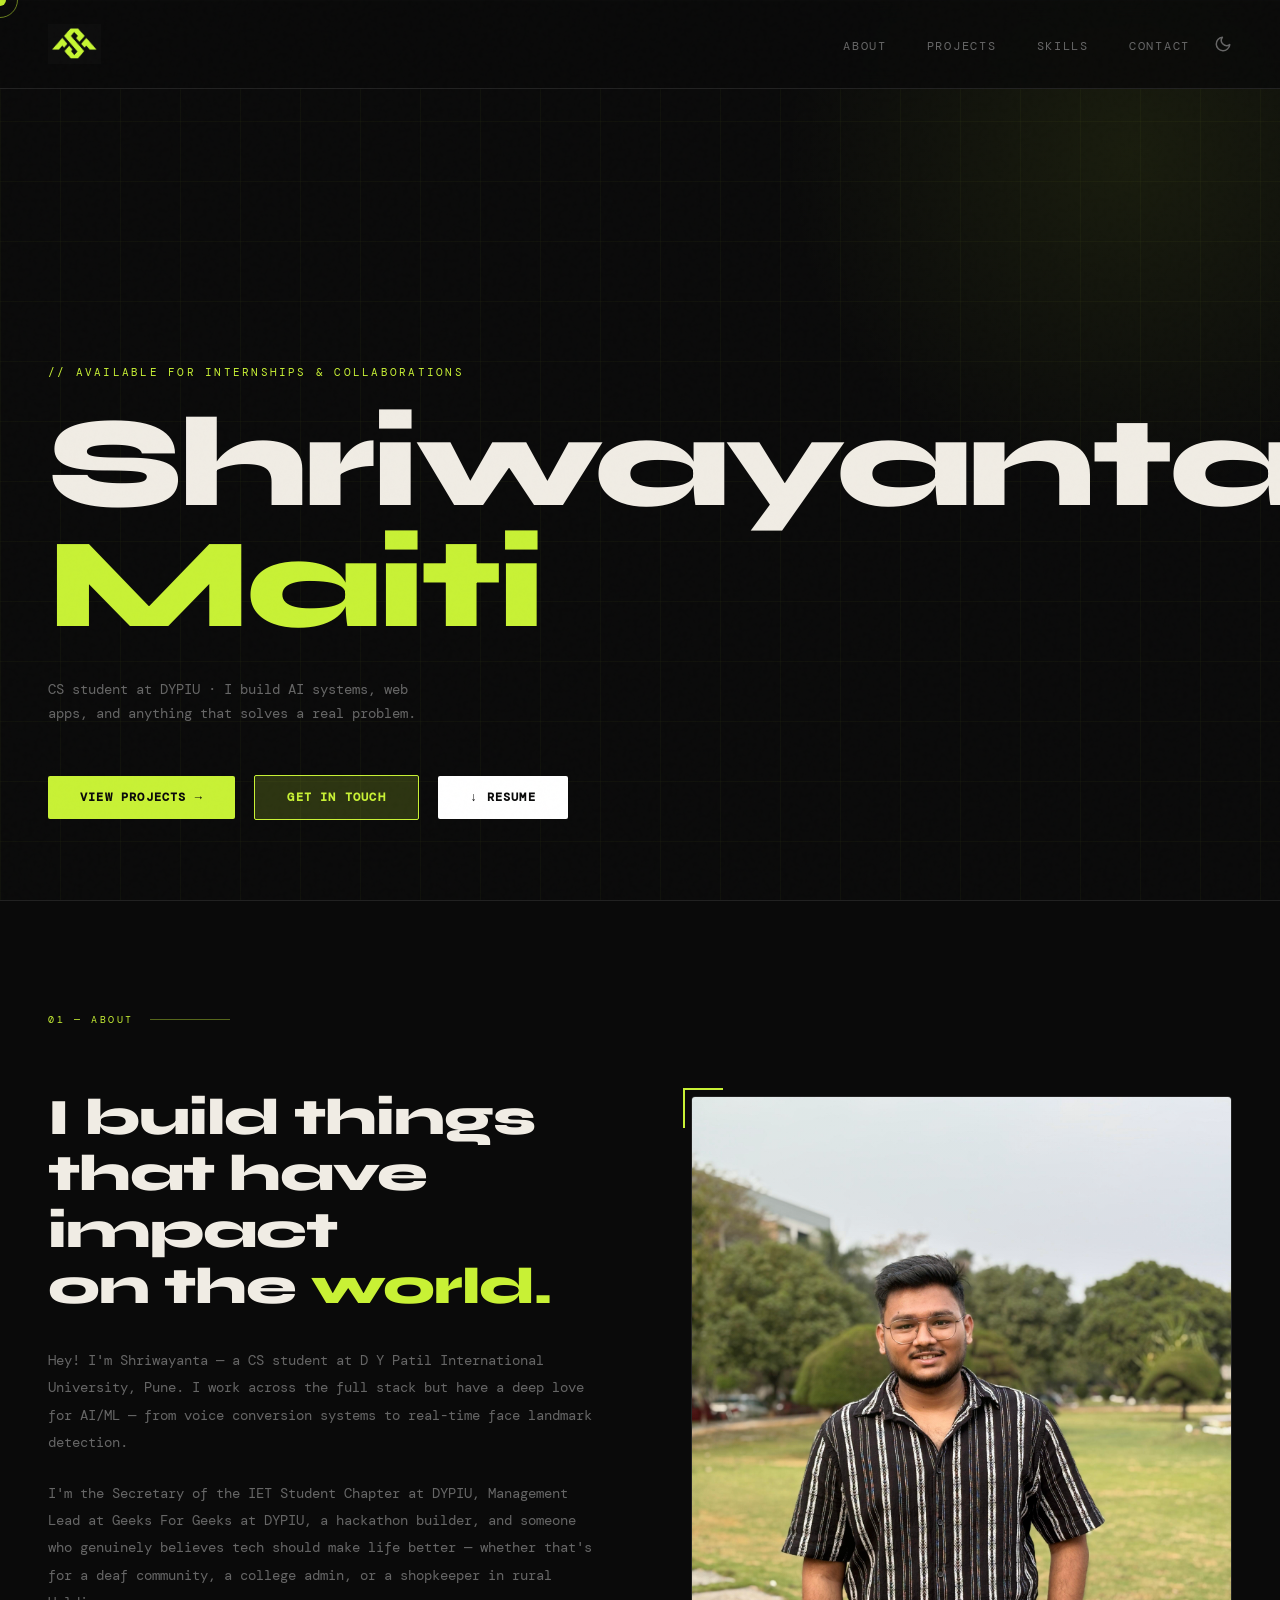
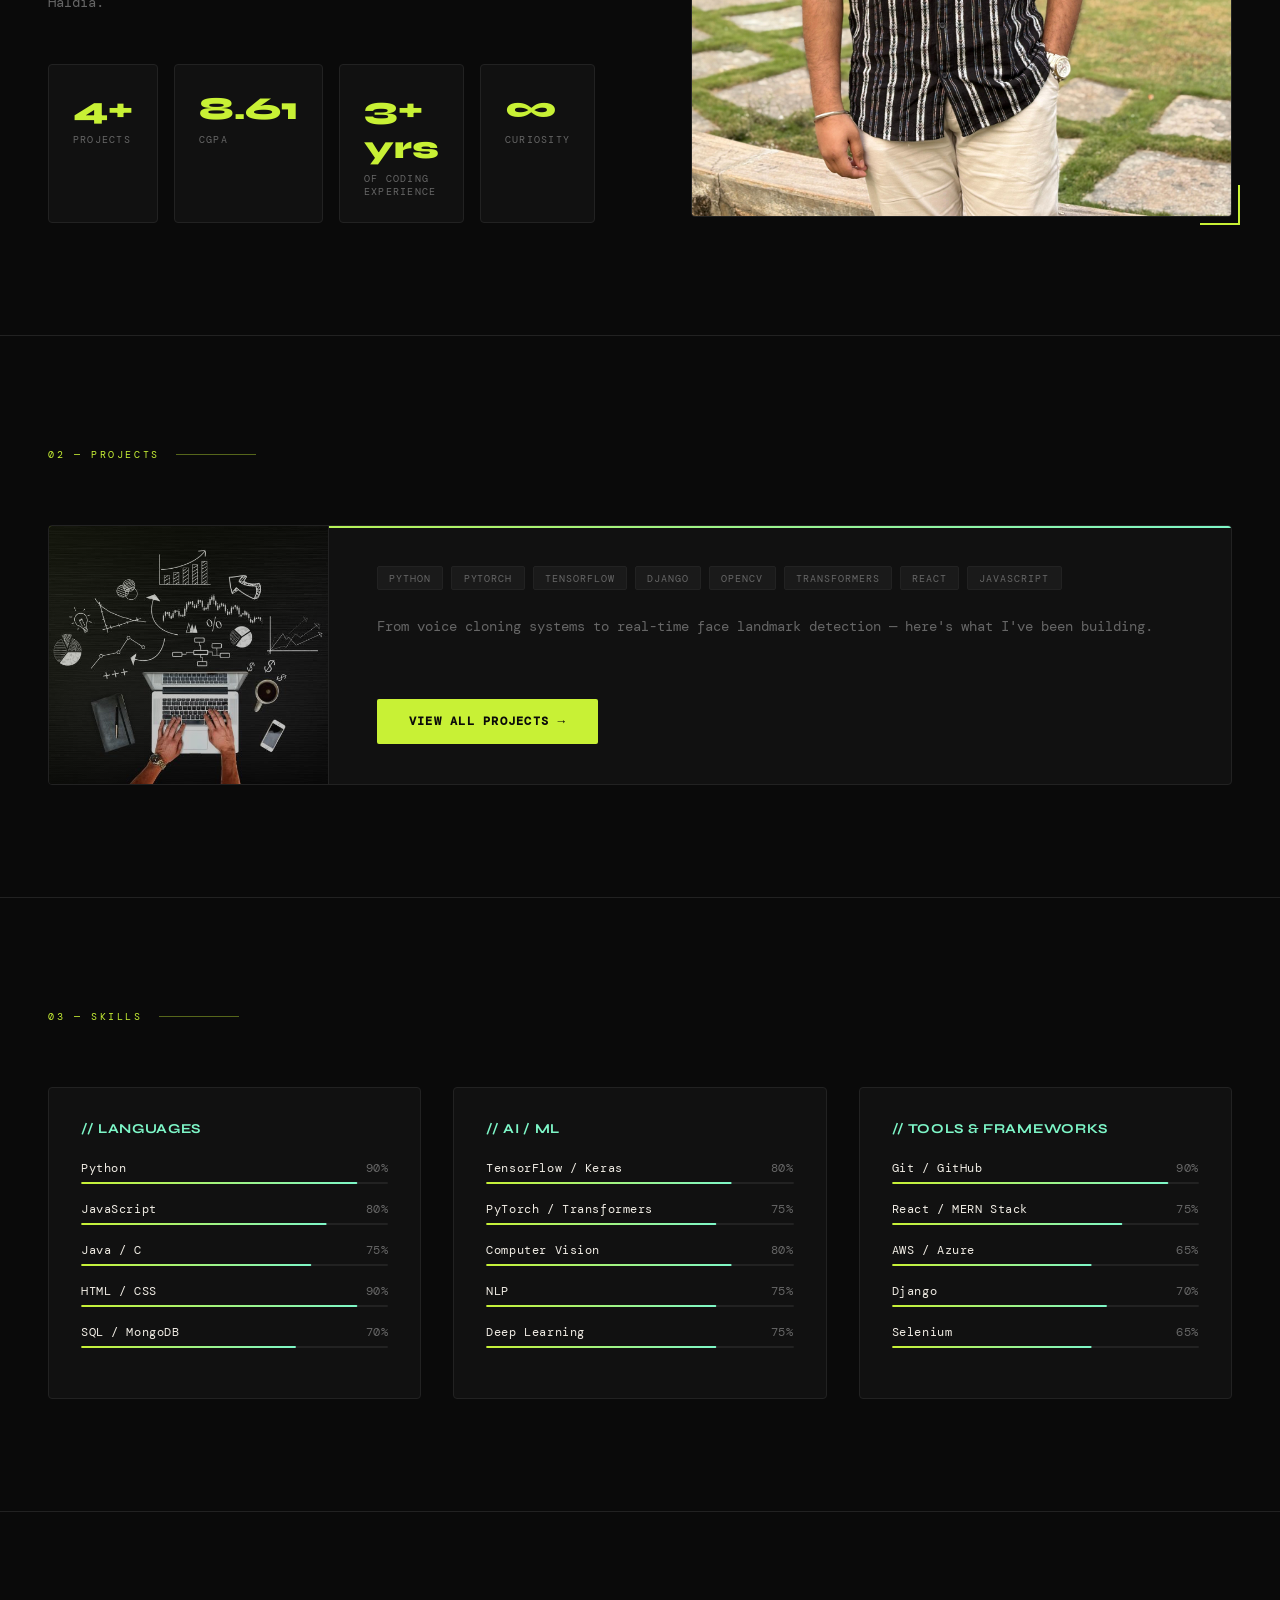
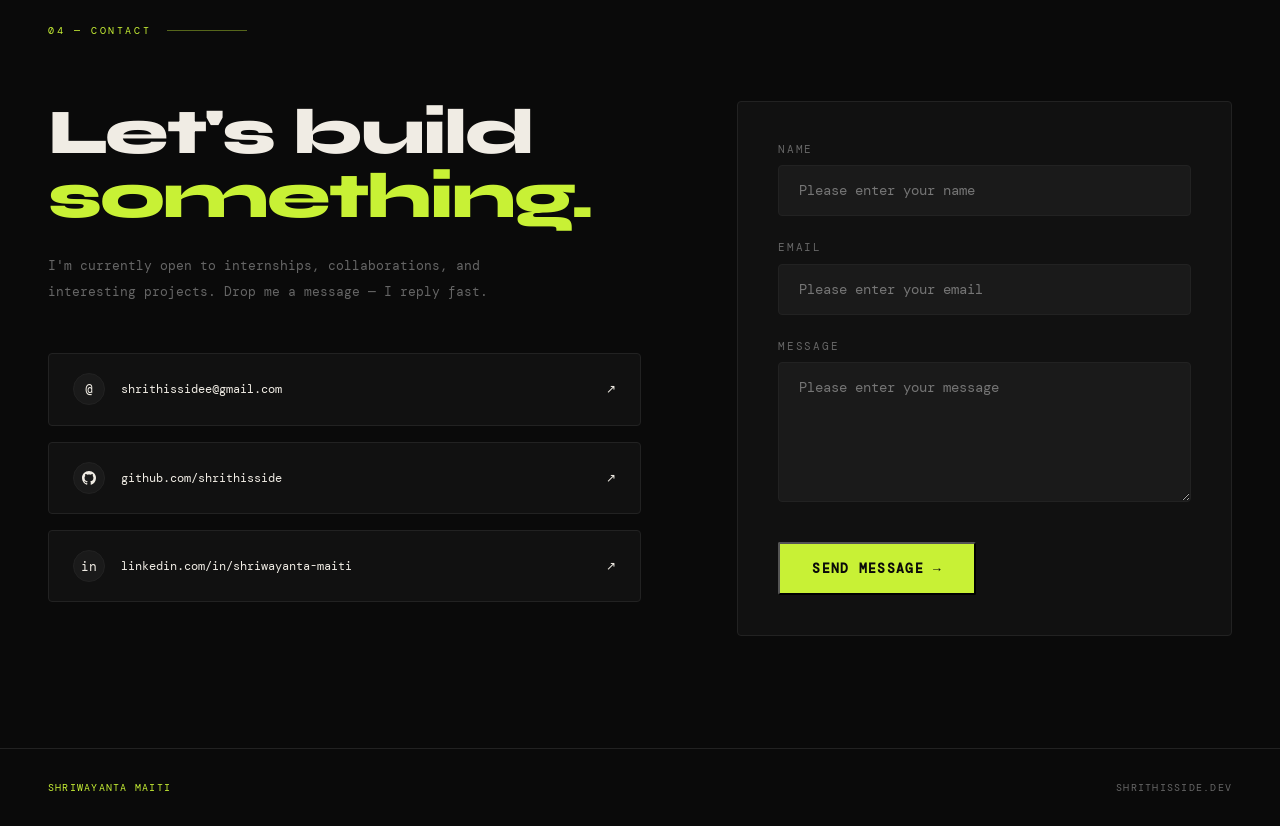
<file: index.html>
<!DOCTYPE html>
<html lang="en">
<head>
  <!-- Google tag (gtag.js) -->
  <script async src="https://www.googletagmanager.com/gtag/js?id=G-N91NMQWPED"></script>
  <script>
    window.dataLayer = window.dataLayer || [];
    function gtag(){dataLayer.push(arguments);}
    gtag('js', new Date());

    gtag('config', 'G-N91NMQWPED');
  </script>
  <meta charset="UTF-8" />
  <meta name="viewport" content="width=device-width, initial-scale=1.0" />
  
  <!-- Favicon -->
  <link rel="icon" type="image/png" href="logo.png?v=2" />
  <link rel="apple-touch-icon" href="logo.png?v=2" />

  <!-- Primary SEO -->
  <title>Shriwayanta Maiti — CS Student & Developer</title>
  <meta name="description" content="Shriwayanta Maiti is a Computer Science student at DYPIU building AI systems, web apps, and real-world solutions. Explore my projects, skills, and get in touch." />
  <meta name="keywords" content="Shriwayanta Maiti, developer, CS student, AI, ML, web developer, software engineer, portfolio, DYPIU, voice conversion, sign language" />
  <meta name="author" content="Shriwayanta Maiti" />
  <meta name="robots" content="index, follow" />
  <link rel="canonical" href="https://shrithisside.dev" />

  <!-- Open Graph -->
  <meta property="og:title" content="Shriwayanta Maiti — CS Student & Developer" />
  <meta property="og:description" content="CS Student at DYPIU. Building AI systems, web apps, and anything that solves a real problem." />
  <meta property="og:url" content="https://shrithisside.dev" />
  <meta property="og:type" content="website" />

  <!-- Structured Data -->
  <script type="application/ld+json">
  {
    "@context": "https://schema.org",
    "@type": "Person",
    "name": "Shriwayanta Maiti",
    "url": "https://shrithisside.dev",
    "jobTitle": "Computer Science Student & Developer",
    "email": "shrithissidee@gmail.com",
    "telephone": "+918910944852",
    "alumniOf": "D Y Patil International University, Pune",
    "sameAs": [
      "https://github.com/shrithisside",
      "https://linkedin.com/in/shriwayanta-maiti"
    ]
  }
  </script>

  <!-- Fonts -->
  <link href="https://fonts.googleapis.com/css2?family=Syne:wght@400;600;700;800&family=DM+Mono:ital,wght@0,300;0,400;1,300&display=swap" rel="stylesheet" />

  <!-- Projects teaser styles -->
  <style>
    .projects-teaser {
      border: 1px solid var(--border);
      border-radius: 4px;
      background: var(--bg2);
      position: relative;
      overflow: hidden;
      display: grid;
      grid-template-columns: 280px 1fr;
      min-height: 260px;
    }
    .projects-teaser::before {
      content: '';
      position: absolute;
      top: 0; left: 0; right: 0;
      height: 2px;
      background: linear-gradient(90deg, var(--accent), var(--accent2));
    }
    /* Left panel — big number */
    .projects-teaser-left {
      border-right: 1px solid var(--border);
      display: flex;
      align-items: center;
      justify-content: center;
      position: relative;
      overflow: hidden;
      background: var(--bg3);
    }
    .projects-teaser-left::after {
      content: '';
      position: absolute;
      inset: 0;
      background: linear-gradient(135deg, rgba(200,241,53,0.05), transparent 70%);
    }
    .projects-github-logo {
      width: clamp(80px, 12vw, 130px);
      height: clamp(80px, 12vw, 130px);
      color: var(--accent);
      opacity: 0.25;
      z-index: 1;
    }
    /* Right panel — content */
    .projects-teaser-right {
      padding: 2.5rem 3rem;
      display: flex;
      flex-direction: column;
      justify-content: space-between;
      gap: 1.5rem;
    }
    .projects-tag-cloud {
      display: flex;
      flex-wrap: wrap;
      gap: 0.5rem;
    }
    .projects-teaser-text {
      font-size: 0.85rem;
      color: var(--muted);
      line-height: 1.9;
      font-family: 'DM Mono', monospace;
      flex: 1;
    }
    .projects-btn {
      align-self: flex-start;
      font-size: 0.78rem;
      padding: 0.9rem 2rem;
    }
    @media (max-width: 640px) {
      .projects-teaser { grid-template-columns: 1fr; }
      .projects-teaser-left { min-height: 120px; border-right: none; border-bottom: 1px solid var(--border); }
      .projects-teaser-right { padding: 2rem; }
    }
  </style>

  <!-- Stylesheet -->
  <link rel="stylesheet" href="style.css" />

  <!-- Theme Script (to avoid FOUC) -->
  <script>
    const savedTheme = localStorage.getItem('theme');
    if (savedTheme) {
      document.documentElement.setAttribute('data-theme', savedTheme);
    }
  </script>
</head>
<body>

  <div class="cursor" id="cursor"></div>
  <div class="cursor-ring" id="cursorRing"></div>

  <!-- NAV -->
  <nav>
    <a href="#home" class="nav-logo" style="text-decoration:none;"><img src="logo.png?v=2" alt="SM Logo" style="height:40px; width:auto; display:block; object-fit:contain; flex-shrink:0;"></a>
    <div class="nav-controls">
      <ul class="nav-links">
        <li><a href="#about">About</a></li>
        <li><a href="#projects">Projects</a></li>
        <li><a href="#skills">Skills</a></li>
        <li><a href="#contact">Contact</a></li>
      </ul>
      <button id="themeToggle" class="theme-toggle" aria-label="Toggle Theme">
        <svg class="sun-icon" viewBox="0 0 24 24" fill="none" stroke="currentColor" stroke-width="2" stroke-linecap="round" stroke-linejoin="round"><circle cx="12" cy="12" r="5"></circle><line x1="12" y1="1" x2="12" y2="3"></line><line x1="12" y1="21" x2="12" y2="23"></line><line x1="4.22" y1="4.22" x2="5.64" y2="5.64"></line><line x1="18.36" y1="18.36" x2="19.78" y2="19.78"></line><line x1="1" y1="12" x2="3" y2="12"></line><line x1="21" y1="12" x2="23" y2="12"></line><line x1="4.22" y1="19.78" x2="5.64" y2="18.36"></line><line x1="18.36" y1="5.64" x2="19.78" y2="4.22"></line></svg>
        <svg class="moon-icon" viewBox="0 0 24 24" fill="none" stroke="currentColor" stroke-width="2" stroke-linecap="round" stroke-linejoin="round"><path d="M21 12.79A9 9 0 1 1 11.21 3 7 7 0 0 0 21 12.79z"></path></svg>
      </button>
      <button class="hamburger" id="hamburger" aria-label="Open menu">
        <span></span><span></span><span></span>
      </button>
    </div>
  </nav>

  <!-- Mobile Nav Drawer -->
  <div class="mobile-nav" id="mobileNav">
    <ul>
      <li><a href="#about">About</a></li>
      <li><a href="#projects">Projects</a></li>
      <li><a href="#skills">Skills</a></li>
      <li><a href="#contact">Contact</a></li>
    </ul>
  </div>

  <!-- HERO -->
  <section class="hero" id="home">
    <div class="hero-grid"></div>
    <div class="hero-blob"></div>
    <p class="hero-tag">// available for internships & collaborations</p>
    <h1 class="hero-name">Shriwayanta<br /><span>Maiti</span></h1>
    <p class="hero-sub">CS student at DYPIU · I build AI systems, web apps, and anything that solves a real problem.</p>
    <div class="hero-cta">
      <a href="#projects" class="btn btn-primary">View Projects →</a>
      <a href="#contact" class="btn btn-primary" style="background: rgba(200,241,53,0.18); color: var(--accent); border: 1px solid var(--accent);">Get in Touch</a>
      <a href="Shriwayanta_Maiti_resume.pdf" download="Shriwayanta_Maiti_resume.pdf" class="btn btn-primary" style="background: #ffffff; color: #0a0a0a;">↓ Resume</a>
    </div>
    <div class="hero-scroll">
    </div>
  </section>

  <!-- ABOUT -->
  <section id="about">
    <p class="section-label reveal">01 — About</p>
    <div class="about-grid">
      <div>
        <h2 class="about-heading reveal">I build things<br />that have impact<br />on the <em>world.</em></h2>
        <p class="about-text reveal">Hey! I'm Shriwayanta — a CS student at D Y Patil International University, Pune. I work across the full stack but have a deep love for AI/ML — from voice conversion systems to real-time face landmark detection.</p>
        <p class="about-text reveal">I'm the Secretary of the IET Student Chapter at DYPIU, Management Lead at Geeks For Geeks at DYPIU, a hackathon builder, and someone who genuinely believes tech should make life better — whether that's for a deaf community, a college admin, or a shopkeeper in rural Haldia.</p>
        <div class="about-stats reveal">
          <div class="stat">
            <div class="stat-num">4+</div>
            <div class="stat-label">Projects</div>
          </div>
          <div class="stat">
            <div class="stat-num">8.61</div>
            <div class="stat-label">CGPA</div>
          </div>
          <div class="stat">
            <div class="stat-num">3+ yrs</div>
            <div class="stat-label">of coding Experience</div>
          </div>
          <div class="stat">
            <div class="stat-num">∞</div>
            <div class="stat-label">Curiosity</div>
          </div>
        </div>
      </div>
      <div class="about-img-wrap reveal">
        <div class="about-corner tl"></div>
        <div class="about-img-box">
          <img src="myphoto.jpeg" alt="Shriwayanta Maiti" style="width:100%;height:100%;object-fit:cover;" />
        </div>
        <div class="about-corner br"></div>
      </div>
    </div>
  </section>

  <!-- PROJECTS -->
  <section id="projects">
    <p class="section-label reveal">02 — Projects</p>
    <div class="projects-cta-wrap reveal">
      <div class="projects-teaser">
        <div class="projects-teaser-left">
          <img src="branding-project.jpg" alt="Branding Project" style="width:100%;height:100%;object-fit:cover;position:absolute;inset:0;opacity:0.75;" />
        </div>
        <div class="projects-teaser-right">
          <div class="projects-tag-cloud">
            <span class="tag">Python</span>
            <span class="tag">PyTorch</span>
            <span class="tag">TensorFlow</span>
            <span class="tag">Django</span>
            <span class="tag">OpenCV</span>
            <span class="tag">Transformers</span>
            <span class="tag">React</span>
            <span class="tag">JavaScript</span>
          </div>
          <p class="projects-teaser-text">From voice cloning systems to real-time face landmark detection — here's what I've been building.</p>
          <a href="projects.html" class="btn btn-primary projects-btn">View All Projects →</a>
        </div>
      </div>
    </div>
  </section>

  <!-- SKILLS -->
  <section id="skills">
    <p class="section-label reveal">03 — Skills</p>
    <div class="skills-grid">

      <div class="skill-group reveal">
        <p class="skill-group-title">// Languages</p>
        <div class="skill-item">
          <div class="skill-row"><span>Python</span><span class="skill-pct">90%</span></div>
          <div class="skill-bar"><div class="skill-fill" style="--w:0.90"></div></div>
        </div>
        <div class="skill-item">
          <div class="skill-row"><span>JavaScript</span><span class="skill-pct">80%</span></div>
          <div class="skill-bar"><div class="skill-fill" style="--w:0.80"></div></div>
        </div>
        <div class="skill-item">
          <div class="skill-row"><span>Java / C</span><span class="skill-pct">75%</span></div>
          <div class="skill-bar"><div class="skill-fill" style="--w:0.75"></div></div>
        </div>
        <div class="skill-item">
          <div class="skill-row"><span>HTML / CSS</span><span class="skill-pct">90%</span></div>
          <div class="skill-bar"><div class="skill-fill" style="--w:0.90"></div></div>
        </div>
        <div class="skill-item">
          <div class="skill-row"><span>SQL / MongoDB</span><span class="skill-pct">70%</span></div>
          <div class="skill-bar"><div class="skill-fill" style="--w:0.70"></div></div>
        </div>
      </div>

      <div class="skill-group reveal">
        <p class="skill-group-title">// AI / ML</p>
        <div class="skill-item">
          <div class="skill-row"><span>TensorFlow / Keras</span><span class="skill-pct">80%</span></div>
          <div class="skill-bar"><div class="skill-fill" style="--w:0.80"></div></div>
        </div>
        <div class="skill-item">
          <div class="skill-row"><span>PyTorch / Transformers</span><span class="skill-pct">75%</span></div>
          <div class="skill-bar"><div class="skill-fill" style="--w:0.75"></div></div>
        </div>
        <div class="skill-item">
          <div class="skill-row"><span>Computer Vision</span><span class="skill-pct">80%</span></div>
          <div class="skill-bar"><div class="skill-fill" style="--w:0.80"></div></div>
        </div>
        <div class="skill-item">
          <div class="skill-row"><span>NLP</span><span class="skill-pct">75%</span></div>
          <div class="skill-bar"><div class="skill-fill" style="--w:0.75"></div></div>
        </div>
        <div class="skill-item">
          <div class="skill-row"><span>Deep Learning</span><span class="skill-pct">75%</span></div>
          <div class="skill-bar"><div class="skill-fill" style="--w:0.75"></div></div>
        </div>
      </div>

      <div class="skill-group reveal">
        <p class="skill-group-title">// Tools & Frameworks</p>
        <div class="skill-item">
          <div class="skill-row"><span>Git / GitHub</span><span class="skill-pct">90%</span></div>
          <div class="skill-bar"><div class="skill-fill" style="--w:0.90"></div></div>
        </div>
        <div class="skill-item">
          <div class="skill-row"><span>React / MERN Stack</span><span class="skill-pct">75%</span></div>
          <div class="skill-bar"><div class="skill-fill" style="--w:0.75"></div></div>
        </div>
        <div class="skill-item">
          <div class="skill-row"><span>AWS / Azure</span><span class="skill-pct">65%</span></div>
          <div class="skill-bar"><div class="skill-fill" style="--w:0.65"></div></div>
        </div>
        <div class="skill-item">
          <div class="skill-row"><span>Django</span><span class="skill-pct">70%</span></div>
          <div class="skill-bar"><div class="skill-fill" style="--w:0.70"></div></div>
        </div>
        <div class="skill-item">
          <div class="skill-row"><span>Selenium</span><span class="skill-pct">65%</span></div>
          <div class="skill-bar"><div class="skill-fill" style="--w:0.65"></div></div>
        </div>
      </div>

    </div>
  </section>

  <!-- CONTACT -->
  <section id="contact">
    <p class="section-label reveal">04 — Contact</p>
    <div class="contact-grid">
      <div class="contact-info">
        <h2 class="contact-heading reveal">Let's build<br /><span>something.</span></h2>
      <p class="contact-sub reveal">I'm currently open to internships, collaborations, and interesting projects. Drop me a message — I reply fast.</p>
      <div class="contact-links reveal">
        <a href="mailto:shrithissidee@gmail.com" class="contact-link">
          <div class="contact-link-left">
            <div class="contact-icon">@</div>
            <span>shrithissidee@gmail.com</span>
          </div>
          <span>↗</span>
        </a>
        <a href="https://github.com/shrithisside" target="_blank" rel="noopener noreferrer" class="contact-link">
          <div class="contact-link-left">
            <div class="contact-icon">
              <svg width="14" height="14" fill="currentColor" viewBox="0 0 24 24">
                <path d="M12 0C5.37 0 0 5.37 0 12c0 5.3 3.438 9.8 8.205 11.385.6.113.82-.258.82-.577 0-.285-.01-1.04-.015-2.04-3.338.724-4.042-1.61-4.042-1.61C4.422 18.07 3.633 17.7 3.633 17.7c-1.087-.744.084-.729.084-.729 1.205.084 1.838 1.236 1.838 1.236 1.07 1.835 2.809 1.305 3.495.998.108-.776.417-1.305.76-1.605-2.665-.3-5.466-1.332-5.466-5.93 0-1.31.465-2.38 1.235-3.22-.135-.303-.54-1.523.105-3.176 0 0 1.005-.322 3.3 1.23.96-.267 1.98-.399 3-.405 1.02.006 2.04.138 3 .405 2.28-1.552 3.285-1.23 3.285-1.23.645 1.653.24 2.873.12 3.176.765.84 1.23 1.91 1.23 3.22 0 4.61-2.805 5.625-5.475 5.92.42.36.81 1.096.81 2.22 0 1.606-.015 2.896-.015 3.286 0 .315.21.69.825.57C20.565 21.795 24 17.295 24 12c0-6.63-5.37-12-12-12"/>
              </svg>
            </div>
            <span>github.com/shrithisside</span>
          </div>
          <span>↗</span>
        </a>
        <a href="https://linkedin.com/in/shriwayanta-maiti" target="_blank" rel="noopener noreferrer" class="contact-link">
          <div class="contact-link-left">
            <div class="contact-icon">in</div>
            <span>linkedin.com/in/shriwayanta-maiti</span>
          </div>
          <span>↗</span>
        </a>
        
      </div>
      </div>
      
      <!-- Contact Form -->
      <form class="contact-form reveal" action="https://api.web3forms.com/submit" method="POST">
        <input type="hidden" name="access_key" value="6bdb10e0-ca3a-4355-a2a0-f5a1bbd31b4c">
        <div class="form-group">
          <label for="name">Name</label>
          <input type="text" id="name" name="name" required placeholder="Please enter your name">
        </div>
        <div class="form-group">
          <label for="email">Email</label>
          <input type="email" id="email" name="email" required placeholder="Please enter your email">
        </div>
        <div class="form-group">
          <label for="message">Message</label>
          <textarea id="message" name="message" required placeholder="Please enter your message"></textarea>
        </div>
        
        <!-- Honeypot for Spam Protection -->
        <input type="checkbox" name="botcheck" class="hidden" style="display: none;">
        
        <button type="submit" class="btn btn-primary contact-submit">Send Message →</button>
      </form>
    </div>
  </section>

  <footer>
    <span>Shriwayanta Maiti</span>
    <!--<p>Designed & built with <span>♥</span> — 2026</p> -->
    <p>shrithisside.dev</p>
  </footer>

  <!-- Script -->
  <script src="script.js"></script>

</body>
</html>
</file>
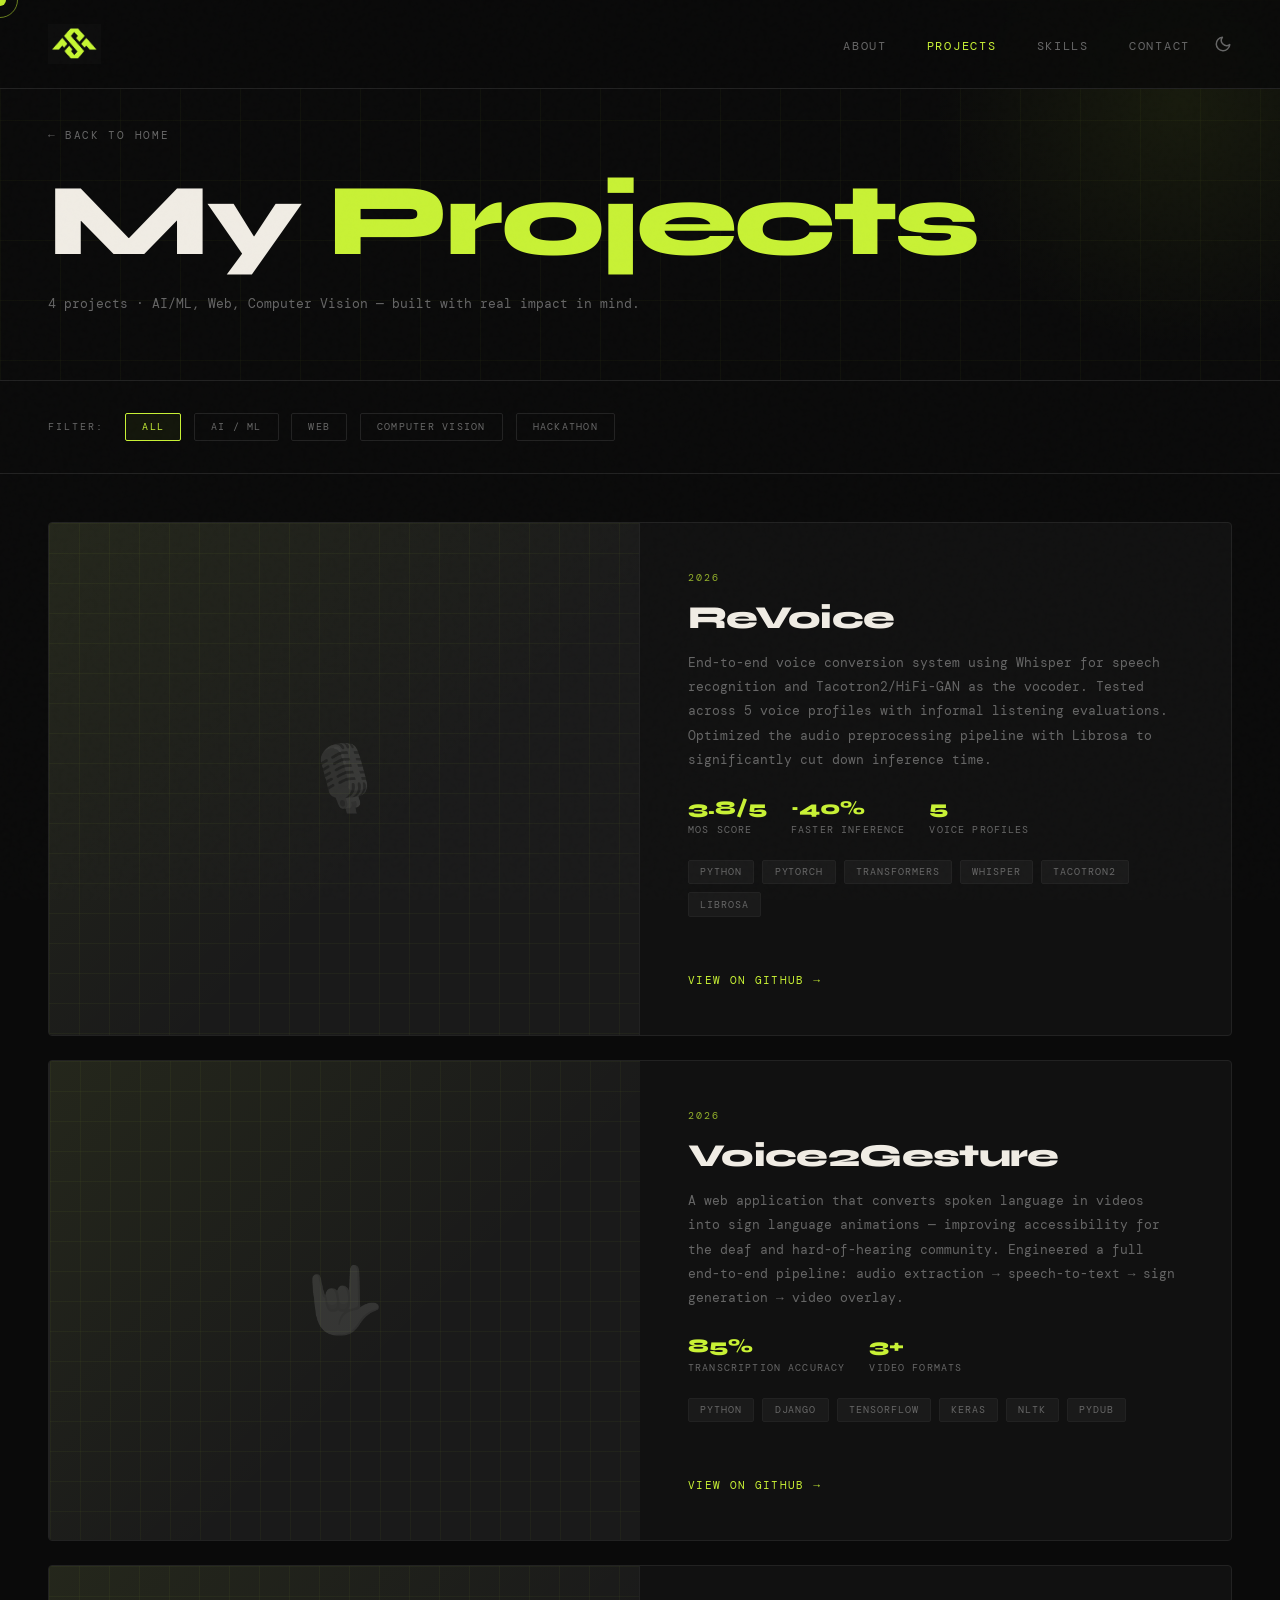
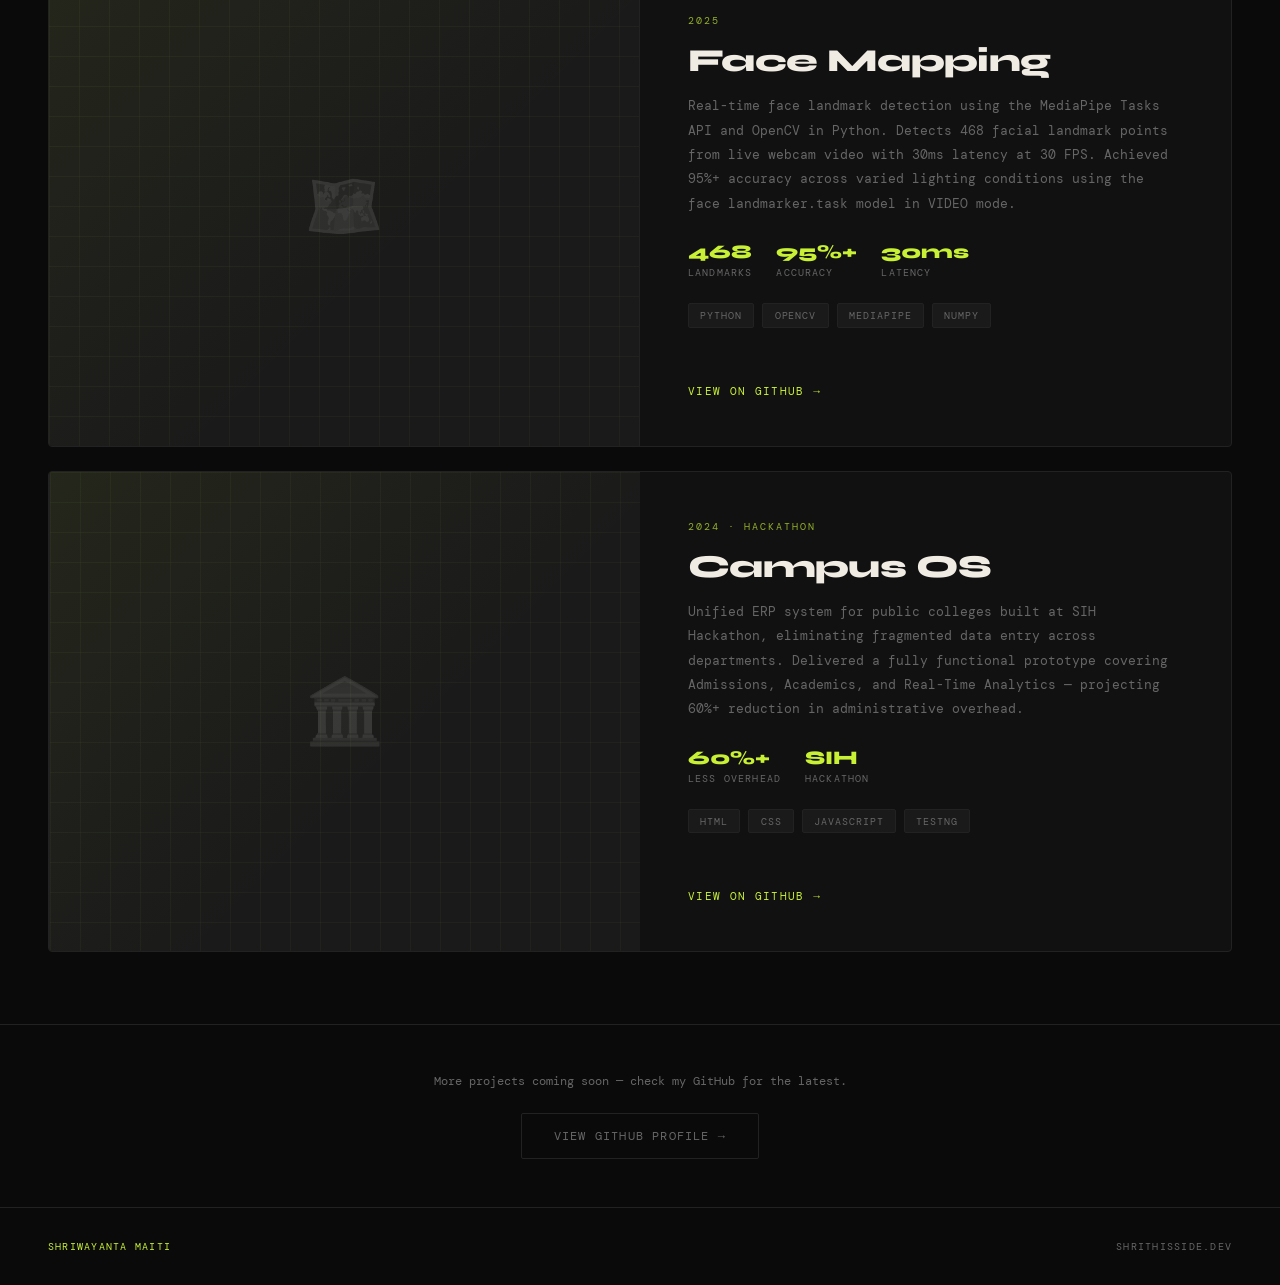
<file: projects.html>
<!DOCTYPE html>
<html lang="en">
<head>
  <!-- Google tag (gtag.js) -->
  <script async src="https://www.googletagmanager.com/gtag/js?id=G-N91NMQWPED"></script>
  <script>
    window.dataLayer = window.dataLayer || [];
    function gtag(){dataLayer.push(arguments);}
    gtag('js', new Date());

    gtag('config', 'G-N91NMQWPED');
  </script>
  <meta charset="UTF-8" />
  <meta name="viewport" content="width=device-width, initial-scale=1.0"/>
  <title>Projects — Shriwayanta Maiti</title>
  <meta name="description" content="Projects by Shriwayanta Maiti — AI systems, web apps, and real-world solutions." />
  <!-- Favicon -->
  <link rel="icon" type="image/png" href="logo.png?v=2" />
  <link rel="apple-touch-icon" href="logo.png?v=2" />
  <link href="https://fonts.googleapis.com/css2?family=Syne:wght@400;600;700;800&family=DM+Mono:ital,wght@0,300;0,400;1,300&display=swap" rel="stylesheet"/>
  <link rel="stylesheet" href="style.css" />
  <!-- Theme Script (to avoid FOUC) -->
  <script>
    const savedTheme = localStorage.getItem('theme');
    if (savedTheme) {
      document.documentElement.setAttribute('data-theme', savedTheme);
    }
  </script>
  <style>

    /* PAGE HEADER */
    .page-header {
      min-height: 42vh;
      display: flex;
      flex-direction: column;
      justify-content: flex-end;
      padding: 8rem 3rem 4rem;
      position: relative;
      overflow: hidden;
      border-bottom: 1px solid var(--border);
    }

    .page-header-grid {
      position: absolute;
      inset: 0;
      background-image:
        linear-gradient(rgba(200,241,53,0.03) 1px, transparent 1px),
        linear-gradient(90deg, rgba(200,241,53,0.03) 1px, transparent 1px);
      background-size: 60px 60px;
      pointer-events: none;
    }

    .page-header-blob {
      position: absolute;
      top: -150px; right: -150px;
      width: 500px; height: 500px;
      background: radial-gradient(circle, rgba(200,241,53,0.07) 0%, transparent 70%);
      border-radius: 50%;
      pointer-events: none;
    }

    .back-link {
      display: inline-flex;
      align-items: center;
      gap: 0.5rem;
      font-size: 0.7rem;
      letter-spacing: 0.15em;
      text-transform: uppercase;
      color: var(--muted);
      text-decoration: none;
      margin-bottom: 2rem;
      transition: color 0.2s;
      cursor: none;
    }

    .back-link:hover { color: var(--accent); }

    .page-title {
      font-family: 'Syne', sans-serif;
      font-size: clamp(3rem, 8vw, 7rem);
      font-weight: 800;
      line-height: 0.92;
      letter-spacing: -0.03em;
      opacity: 0;
      animation: fadeUp 0.7s 0.1s forwards;
    }

    .page-title span { color: var(--accent); }

    .page-sub {
      font-size: 0.82rem;
      color: var(--muted);
      margin-top: 1.5rem;
      line-height: 1.8;
      opacity: 0;
      animation: fadeUp 0.7s 0.3s forwards;
    }

    @keyframes fadeUp {
      from { opacity: 0; transform: translateY(24px); }
      to   { opacity: 1; transform: translateY(0); }
    }

    /* FILTER BAR */
    .filter-bar {
      padding: 2rem 3rem;
      border-bottom: 1px solid var(--border);
      display: flex;
      gap: 0.8rem;
      flex-wrap: wrap;
      align-items: center;
    }

    .filter-label {
      font-size: 0.65rem;
      letter-spacing: 0.2em;
      text-transform: uppercase;
      color: var(--muted);
      margin-right: 0.5rem;
    }

    .filter-btn {
      font-family: 'DM Mono', monospace;
      font-size: 0.65rem;
      letter-spacing: 0.12em;
      text-transform: uppercase;
      padding: 0.4rem 1rem;
      border-radius: 2px;
      border: 1px solid var(--border);
      background: transparent;
      color: var(--muted);
      cursor: none;
      transition: all 0.2s;
    }

    .filter-btn:hover,
    .filter-btn.active {
      border-color: var(--accent);
      color: var(--accent);
      background: rgba(200,241,53,0.05);
    }

    /* PROJECTS LIST */
    .projects-list {
      padding: 3rem;
    }

    /* BIG CARD — featured */
    .project-featured {
      display: grid;
      grid-template-columns: 1fr 1fr;
      gap: 0;
      border: 1px solid var(--border);
      border-radius: 4px;
      overflow: hidden;
      margin-bottom: 1.5rem;
      background: var(--bg2);
      transition: all 0.3s;
      cursor: none;
    }

    .project-featured:hover {
      border-color: #333;
      box-shadow: 0 20px 60px rgba(0,0,0,0.4);
      transform: translateY(-3px);
    }

    .project-featured-visual {
      background: var(--bg3);
      position: relative;
      min-height: 300px;
      display: flex;
      align-items: center;
      justify-content: center;
      overflow: hidden;
      border-right: 1px solid var(--border);
    }

    .project-featured-visual::before {
      content: '';
      position: absolute;
      inset: 0;
      background: linear-gradient(135deg, rgba(200,241,53,0.06) 0%, transparent 60%);
    }

    .project-visual-icon {
      font-size: 4rem;
      opacity: 0.15;
      z-index: 1;
      filter: grayscale(1);
    }

    .project-visual-lines {
      position: absolute;
      inset: 0;
      background-image:
        linear-gradient(rgba(200,241,53,0.04) 1px, transparent 1px),
        linear-gradient(90deg, rgba(200,241,53,0.04) 1px, transparent 1px);
      background-size: 30px 30px;
    }

    .project-featured-content {
      padding: 3rem;
      display: flex;
      flex-direction: column;
      justify-content: space-between;
    }

    .project-featured-top { margin-bottom: 2rem; }

    .project-year {
      font-size: 0.62rem;
      letter-spacing: 0.2em;
      text-transform: uppercase;
      color: var(--accent);
      opacity: 0.7;
      margin-bottom: 1rem;
    }

    .project-featured-title {
      font-family: 'Syne', sans-serif;
      font-size: 2rem;
      font-weight: 800;
      letter-spacing: -0.02em;
      margin-bottom: 1rem;
      line-height: 1.1;
    }

    .project-featured-desc {
      font-size: 0.8rem;
      color: var(--muted);
      line-height: 1.9;
      margin-bottom: 1.5rem;
    }

    .project-metrics {
      display: flex;
      gap: 1.5rem;
      margin-bottom: 1.5rem;
      flex-wrap: wrap;
    }

    .metric {
      display: flex;
      flex-direction: column;
      gap: 0.2rem;
    }

    .metric-val {
      font-family: 'Syne', sans-serif;
      font-size: 1.2rem;
      font-weight: 800;
      color: var(--accent);
    }

    .metric-label {
      font-size: 0.6rem;
      letter-spacing: 0.12em;
      text-transform: uppercase;
      color: var(--muted);
    }

    .project-featured-footer {
      display: flex;
      align-items: center;
      justify-content: space-between;
      flex-wrap: wrap;
      gap: 1rem;
    }

    /* .project-link is used inside featured cards */
    .project-link {
      font-size: 0.7rem;
      letter-spacing: 0.12em;
      text-transform: uppercase;
      color: var(--accent);
      text-decoration: none;
      display: inline-flex;
      align-items: center;
      gap: 0.4rem;
      transition: gap 0.2s;
    }

    .project-link:hover { gap: 0.8rem; }

    /* HIDDEN for filter */
    .project-featured[data-hidden="true"] {
      display: none;
    }

    /* FOOTER */
    .projects-footer {
      padding: 3rem;
      border-top: 1px solid var(--border);
      text-align: center;
    }

    .projects-footer p {
      font-size: 0.75rem;
      color: var(--muted);
      margin-bottom: 1.5rem;
    }

    /* RESPONSIVE */
    @media (max-width: 768px) {
      .page-header { padding: 7rem 1.5rem 3rem; }
      .filter-bar { padding: 1.5rem; }
      .projects-list { padding: 1.5rem; }
      .project-featured { grid-template-columns: 1fr; }
      /* Strip both side borders so stacked cards get only a bottom line */
      .project-featured-visual {
        min-height: 180px;
        border-right: none !important;
        border-left: none !important;
        border-bottom: 1px solid var(--border);
      }
      .project-featured-content { padding: 2rem; }
      .section-divider { padding: 1rem 1.5rem 0; }
      .projects-footer { padding: 2rem 1.5rem; }
    }
  </style>
</head>
<body>

  <div class="cursor" id="cursor"></div>
  <div class="cursor-ring" id="cursorRing"></div>

  <!-- NAV -->
  <nav>
    <a href="index.html#home" class="nav-logo" style="text-decoration:none;"><img src="logo.png?v=2" alt="SM Logo" style="height:40px; width:auto; display:block; object-fit:contain; flex-shrink:0;"></a>
    <div class="nav-controls">
      <ul class="nav-links">
        <li><a href="index.html#about">About</a></li>
        <li><a href="projects.html" style="color: var(--accent);">Projects</a></li>
        <li><a href="index.html#skills">Skills</a></li>
        <li><a href="index.html#contact">Contact</a></li>
      </ul>
      <button id="themeToggle" class="theme-toggle" aria-label="Toggle Theme">
        <svg class="sun-icon" viewBox="0 0 24 24" fill="none" stroke="currentColor" stroke-width="2" stroke-linecap="round" stroke-linejoin="round"><circle cx="12" cy="12" r="5"></circle><line x1="12" y1="1" x2="12" y2="3"></line><line x1="12" y1="21" x2="12" y2="23"></line><line x1="4.22" y1="4.22" x2="5.64" y2="5.64"></line><line x1="18.36" y1="18.36" x2="19.78" y2="19.78"></line><line x1="1" y1="12" x2="3" y2="12"></line><line x1="21" y1="12" x2="23" y2="12"></line><line x1="4.22" y1="19.78" x2="5.64" y2="18.36"></line><line x1="18.36" y1="5.64" x2="19.78" y2="4.22"></line></svg>
        <svg class="moon-icon" viewBox="0 0 24 24" fill="none" stroke="currentColor" stroke-width="2" stroke-linecap="round" stroke-linejoin="round"><path d="M21 12.79A9 9 0 1 1 11.21 3 7 7 0 0 0 21 12.79z"></path></svg>
      </button>
      <button class="hamburger" id="hamburger" aria-label="Open menu">
        <span></span><span></span><span></span>
      </button>
    </div>
  </nav>

  <!-- Mobile Nav Drawer -->
  <div class="mobile-nav" id="mobileNav">
    <ul>
      <li><a href="index.html#about">About</a></li>
      <li><a href="projects.html" style="color: var(--accent);">Projects</a></li>
      <li><a href="index.html#skills">Skills</a></li>
      <li><a href="index.html#contact">Contact</a></li>
    </ul>
  </div>

  <!-- PAGE HEADER -->
  <div class="page-header">
    <div class="page-header-grid"></div>
    <div class="page-header-blob"></div>
    <a href="index.html" class="back-link">← Back to Home</a>
    <h1 class="page-title">My <span>Projects</span></h1>
    <p class="page-sub">4 projects · AI/ML, Web, Computer Vision — built with real impact in mind.</p>
  </div>

  <!-- FILTER BAR -->
  <div class="filter-bar">
    <span class="filter-label">Filter:</span>
    <button class="filter-btn active" data-filter="all">All</button>
    <button class="filter-btn" data-filter="ai">AI / ML</button>
    <button class="filter-btn" data-filter="web">Web</button>
    <button class="filter-btn" data-filter="cv">Computer Vision</button>
    <button class="filter-btn" data-filter="hackathon">Hackathon</button>
  </div>

  <!-- PROJECTS -->
  <div class="projects-list">

    <!-- FEATURED: ReVoice -->
    <div class="project-featured reveal" data-categories="ai">
      <div class="project-featured-visual">
        <div class="project-visual-lines"></div>
        <div class="project-visual-icon">🎙️</div>
      </div>
      <div class="project-featured-content">
        <div class="project-featured-top">
          <p class="project-year">2026</p>
          <h2 class="project-featured-title">ReVoice</h2>
          <p class="project-featured-desc">End-to-end voice conversion system using Whisper for speech recognition and Tacotron2/HiFi-GAN as the vocoder. Tested across 5 voice profiles with informal listening evaluations. Optimized the audio preprocessing pipeline with Librosa to significantly cut down inference time.</p>
          <div class="project-metrics">
            <div class="metric">
              <span class="metric-val">3.8/5</span>
              <span class="metric-label">MOS Score</span>
            </div>
            <div class="metric">
              <span class="metric-val">~40%</span>
              <span class="metric-label">Faster Inference</span>
            </div>
            <div class="metric">
              <span class="metric-val">5</span>
              <span class="metric-label">Voice Profiles</span>
            </div>
          </div>
          <div class="project-tags">
            <span class="tag">Python</span>
            <span class="tag">PyTorch</span>
            <span class="tag">Transformers</span>
            <span class="tag">Whisper</span>
            <span class="tag">Tacotron2</span>
            <span class="tag">Librosa</span>
          </div>
        </div>
        <div class="project-featured-footer">
          <a href="https://github.com/shrithisside/re-voice" target="_blank" rel="noopener noreferrer" class="project-link">View on GitHub →</a>
        </div>
      </div>
    </div>

    <!-- FEATURED: Voice2Gesture -->
    <div class="project-featured reveal" data-categories="ai web" style="flex-direction: row-reverse;">
      <div class="project-featured-visual" style="border-right: none; border-left: 1px solid var(--border);">
        <div class="project-visual-lines"></div>
        <div class="project-visual-icon">🤟</div>
      </div>
      <div class="project-featured-content">
        <div class="project-featured-top">
          <p class="project-year">2026</p>
          <h2 class="project-featured-title">Voice2Gesture</h2>
          <p class="project-featured-desc">A web application that converts spoken language in videos into sign language animations — improving accessibility for the deaf and hard-of-hearing community. Engineered a full end-to-end pipeline: audio extraction → speech-to-text → sign generation → video overlay.</p>
          <div class="project-metrics">
            <div class="metric">
              <span class="metric-val">85%</span>
              <span class="metric-label">Transcription Accuracy</span>
            </div>
            <div class="metric">
              <span class="metric-val">3+</span>
              <span class="metric-label">Video Formats</span>
            </div>
          </div>
          <div class="project-tags">
            <span class="tag">Python</span>
            <span class="tag">Django</span>
            <span class="tag">TensorFlow</span>
            <span class="tag">Keras</span>
            <span class="tag">NLTK</span>
            <span class="tag">pydub</span>
          </div>
        </div>
        <div class="project-featured-footer">
          <a href="https://github.com/shrithisside/Sign_lang_generator" target="_blank" rel="noopener noreferrer" class="project-link">View on GitHub →</a>
        </div>
      </div>
    </div>

    <!-- FEATURED: Face Mapping -->
    <div class="project-featured reveal" data-categories="cv ai">
      <div class="project-featured-visual">
        <div class="project-visual-lines"></div>
        <div class="project-visual-icon">🗺️</div>
      </div>
      <div class="project-featured-content">
        <div class="project-featured-top">
          <p class="project-year">2025</p>
          <h2 class="project-featured-title">Face Mapping</h2>
          <p class="project-featured-desc">Real-time face landmark detection using the MediaPipe Tasks API and OpenCV in Python. Detects 468 facial landmark points from live webcam video with 30ms latency at 30 FPS. Achieved 95%+ accuracy across varied lighting conditions using the face landmarker.task model in VIDEO mode.</p>
          <div class="project-metrics">
            <div class="metric">
              <span class="metric-val">468</span>
              <span class="metric-label">Landmarks</span>
            </div>
            <div class="metric">
              <span class="metric-val">95%+</span>
              <span class="metric-label">Accuracy</span>
            </div>
            <div class="metric">
              <span class="metric-val">30ms</span>
              <span class="metric-label">Latency</span>
            </div>
          </div>
          <div class="project-tags">
            <span class="tag">Python</span>
            <span class="tag">OpenCV</span>
            <span class="tag">MediaPipe</span>
            <span class="tag">NumPy</span>
          </div>
        </div>
        <div class="project-featured-footer">
          <a href="https://github.com/shrithisside/face-mapping" target="_blank" rel="noopener noreferrer" class="project-link">View on GitHub →</a>
        </div>
      </div>
    </div>

    <!-- FEATURED: Campus OS -->
    <div class="project-featured reveal" data-categories="web hackathon" style="flex-direction: row-reverse;">
      <div class="project-featured-visual" style="border-right: none; border-left: 1px solid var(--border);">
        <div class="project-visual-lines"></div>
        <div class="project-visual-icon">🏛️</div>
      </div>
      <div class="project-featured-content">
        <div class="project-featured-top">
          <p class="project-year">2024 · Hackathon</p>
          <h2 class="project-featured-title">Campus OS</h2>
          <p class="project-featured-desc">Unified ERP system for public colleges built at SIH Hackathon, eliminating fragmented data entry across departments. Delivered a fully functional prototype covering Admissions, Academics, and Real-Time Analytics — projecting 60%+ reduction in administrative overhead.</p>
          <div class="project-metrics">
            <div class="metric">
              <span class="metric-val">60%+</span>
              <span class="metric-label">Less Overhead</span>
            </div>
            <div class="metric">
              <span class="metric-val">SIH</span>
              <span class="metric-label">Hackathon</span>
            </div>
          </div>
          <div class="project-tags">
            <span class="tag">HTML</span>
            <span class="tag">CSS</span>
            <span class="tag">JavaScript</span>
            <span class="tag">TestNG</span>
          </div>
        </div>
        <div class="project-featured-footer">
          <a href="https://github.com/shrithisside/ERP" target="_blank" rel="noopener noreferrer" class="project-link">View on GitHub →</a>
        </div>
      </div>
    </div>

  </div>

  <!-- FOOTER -->
  <div class="projects-footer">
    <p>More projects coming soon — check my GitHub for the latest.</p>
    <a href="https://github.com/shrithisside" target="_blank" rel="noopener noreferrer" class="btn btn-ghost">View GitHub Profile →</a>
  </div>

  <footer>
    <span>Shriwayanta Maiti</span>
    <!-- <p>Designed & built with <span>♥</span> — 2026</p> -->
    <p>shrithisside.dev</p>
  </footer>

  <script src="script.js"></script>
  <script>
    // Filter logic
    const filterBtns = document.querySelectorAll('.filter-btn');
    const allCards = document.querySelectorAll('[data-categories]');

    filterBtns.forEach(btn => {
      btn.addEventListener('click', () => {
        filterBtns.forEach(b => b.classList.remove('active'));
        btn.classList.add('active');

        const filter = btn.dataset.filter;

        allCards.forEach(card => {
          if (filter === 'all') {
            card.removeAttribute('data-hidden');
          } else {
            const cats = card.dataset.categories || '';
            if (cats.includes(filter)) {
              card.removeAttribute('data-hidden');
            } else {
              card.setAttribute('data-hidden', 'true');
            }
          }
        });
      });
    });
  </script>
</body>
</html>
</file>
<file: style.css>
*, *::before, *::after { margin: 0; padding: 0; box-sizing: border-box; }

:root {
  --bg: #0a0a0a;
  --bg2: #111111;
  --bg3: #1a1a1a;
  --accent: #c8f135;
  --accent2: #7ef7c8;
  --text: #f0ece4;
  --muted: #666;
  --border: #222;
}

[data-theme="light"] {
  --bg: #f8f9fa;
  --bg2: #ffffff;
  --bg3: #f1f3f5;
  --accent: #6ca100;
  --accent2: #1c8b5e;
  --text: #0a0a0a;
  --muted: #4a4a4a;
  --border: #cccccc;
}

html { scroll-behavior: smooth; }

body {
  background: var(--bg);
  color: var(--text);
  font-family: 'DM Mono', monospace;
  overflow-x: hidden;
  cursor: none;
}

/* Custom cursor */
.cursor {
  width: 12px; height: 12px;
  background: var(--accent);
  border-radius: 50%;
  position: fixed;
  pointer-events: none;
  z-index: 9999;
  transform: translate(-50%, -50%);
  transition: transform 0.1s, width 0.2s, height 0.2s, background 0.2s;
  mix-blend-mode: difference;
}
.cursor-ring {
  width: 36px; height: 36px;
  border: 1px solid var(--accent);
  border-radius: 50%;
  position: fixed;
  pointer-events: none;
  z-index: 9998;
  transform: translate(-50%, -50%);
  transition: all 0.12s ease;
  opacity: 0.5;
}

/* Hide custom cursor on touch devices */
@media (hover: none) and (pointer: coarse) {
  .cursor, .cursor-ring { display: none; }
  body { cursor: auto; }
  .btn, .project-card { cursor: pointer; }
}

/* Noise overlay */
body::before {
  content: '';
  position: fixed;
  inset: 0;
  background-image: url("data:image/svg+xml,%3Csvg viewBox='0 0 200 200' xmlns='http://www.w3.org/2000/svg'%3E%3Cfilter id='n'%3E%3CfeTurbulence type='fractalNoise' baseFrequency='0.9' numOctaves='4' stitchTiles='stitch'/%3E%3C/filter%3E%3Crect width='100%25' height='100%25' filter='url(%23n)' opacity='0.04'/%3E%3C/svg%3E");
  pointer-events: none;
  z-index: 1000;
  opacity: 0.4;
}

/* ── NAV ─────────────────────────────────────────────────── */
nav {
  position: fixed; top: 0; left: 0; right: 0;
  z-index: 100;
  display: flex;
  justify-content: space-between;
  align-items: center;
  padding: 1.5rem 3rem;
  border-bottom: 1px solid var(--border);
  background: rgba(10,10,10,0.85);
  backdrop-filter: blur(12px);
}

.nav-logo {
  font-family: 'Syne', sans-serif;
  font-weight: 800;
  font-size: 1.1rem;
  letter-spacing: -0.02em;
  color: var(--accent);
  flex-shrink: 0;
  line-height: 0;
}

.nav-controls {
  display: flex;
  align-items: center;
  gap: 1.5rem;
}

.nav-links {
  display: flex;
  gap: 2.5rem;
  list-style: none;
}

.nav-links a {
  font-size: 0.72rem;
  letter-spacing: 0.15em;
  text-transform: uppercase;
  color: var(--muted);
  text-decoration: none;
  transition: color 0.2s;
}

.nav-links a:hover { color: var(--accent); }

.theme-toggle {
  background: transparent;
  border: none;
  color: var(--muted);
  font-size: 1.2rem;
  cursor: none;
  display: flex;
  align-items: center;
  justify-content: center;
  transition: color 0.2s;
  padding: 0;
}

.theme-toggle:hover {
  color: var(--accent);
}

.theme-toggle svg {
  width: 18px;
  height: 18px;
}

.sun-icon { display: none; }
.moon-icon { display: block; }

[data-theme="light"] .sun-icon { display: block; }
[data-theme="light"] .moon-icon { display: none; }

/* ── HAMBURGER ──────────────────────────────────────────────── */
.hamburger {
  display: none;
  flex-direction: column;
  gap: 5px;
  padding: 4px;
  background: transparent;
  border: none;
  cursor: none;
  align-items: center;
  justify-content: center;
}
.hamburger span {
  display: block;
  width: 22px;
  height: 2px;
  background: var(--text);
  border-radius: 1px;
  transition: transform 0.3s ease, opacity 0.3s ease;
}
.hamburger.open span:nth-child(1) { transform: translateY(7px) rotate(45deg); }
.hamburger.open span:nth-child(2) { opacity: 0; }
.hamburger.open span:nth-child(3) { transform: translateY(-7px) rotate(-45deg); }

/* ── MOBILE NAV DRAWER ──────────────────────────────────────── */
.mobile-nav {
  display: none;
  position: fixed;
  top: 68px;
  left: 0; right: 0;
  z-index: 98;
  background: rgba(10,10,10,0.97);
  backdrop-filter: blur(16px);
  -webkit-backdrop-filter: blur(16px);
  border-bottom: 1px solid var(--border);
  padding: 0.5rem 1.5rem 1.5rem;
  flex-direction: column;
}
[data-theme="light"] .mobile-nav { background: rgba(248,249,250,0.97); }
.mobile-nav.open { display: flex; }
.mobile-nav ul { list-style: none; display: flex; flex-direction: column; }
.mobile-nav ul li { border-bottom: 1px solid var(--border); }
.mobile-nav ul li:last-child { border-bottom: none; }
.mobile-nav ul li a {
  display: block;
  padding: 1rem 0;
  font-size: 0.78rem;
  letter-spacing: 0.2em;
  text-transform: uppercase;
  color: var(--muted);
  text-decoration: none;
  transition: color 0.2s;
}
.mobile-nav ul li a:hover { color: var(--accent); }

/* ── HERO ─────────────────────────────────────────────────── */
.hero {
  min-height: 100vh;
  display: flex;
  flex-direction: column;
  justify-content: flex-end;
  padding: 0 3rem 5rem;
  position: relative;
  overflow: hidden;
}

.hero-grid {
  position: absolute;
  inset: 0;
  background-image:
    linear-gradient(rgba(200,241,53,0.03) 1px, transparent 1px),
    linear-gradient(90deg, rgba(200,241,53,0.03) 1px, transparent 1px);
  background-size: 60px 60px;
  pointer-events: none;
}

.hero-blob {
  position: absolute;
  top: -200px; right: -200px;
  width: 700px; height: 700px;
  background: radial-gradient(circle, rgba(200,241,53,0.08) 0%, transparent 70%);
  border-radius: 50%;
  animation: blob 8s ease-in-out infinite;
  pointer-events: none;
}

@keyframes blob {
  0%, 100% { transform: translate(0,0) scale(1); }
  50% { transform: translate(-40px, 40px) scale(1.05); }
}

.hero-tag {
  font-size: 0.7rem;
  letter-spacing: 0.2em;
  text-transform: uppercase;
  color: var(--accent);
  margin-bottom: 1.5rem;
  opacity: 0;
  animation: fadeUp 0.8s 0.2s forwards;
}

.hero-name {
  font-family: 'Syne', sans-serif;
  font-size: clamp(2.2rem, 10vw, 8rem);
  font-weight: 800;
  line-height: 0.95;
  letter-spacing: -0.03em;
  opacity: 0;
  animation: fadeUp 0.8s 0.4s forwards;
  display: block;
  max-width: 100%;
  word-break: keep-all;
  overflow-wrap: normal;
  hyphens: none;
}

.hero-name span {
  color: var(--accent);
  display: block;
}

.hero-sub {
  font-size: 0.85rem;
  color: var(--muted);
  margin-top: 2rem;
  max-width: 400px;
  line-height: 1.8;
  opacity: 0;
  animation: fadeUp 0.8s 0.6s forwards;
}

.hero-cta {
  margin-top: 3rem;
  display: flex;
  gap: 1.2rem;
  align-items: center;
  flex-wrap: wrap;
  opacity: 0;
  animation: fadeUp 0.8s 0.8s forwards;
}

.btn {
  display: inline-flex;
  align-items: center;
  gap: 0.5rem;
  padding: 0.85rem 2rem;
  font-family: 'DM Mono', monospace;
  font-size: 0.75rem;
  letter-spacing: 0.1em;
  text-transform: uppercase;
  text-decoration: none;
  border-radius: 2px;
  transition: all 0.2s;
  cursor: none;
}

.btn-primary {
  background: var(--accent);
  color: #0a0a0a;
  font-weight: 600;
}

.btn-primary:hover {
  background: #d4f550;
  transform: translateY(-2px);
  box-shadow: 0 8px 24px rgba(200,241,53,0.25);
}

.btn-ghost {
  border: 1px solid var(--border);
  color: var(--muted);
}

.btn-ghost:hover {
  border-color: var(--accent);
  color: var(--accent);
  transform: translateY(-2px);
}

.hero-scroll {
  position: absolute;
  right: 3rem; bottom: 5rem;
  display: flex;
  flex-direction: column;
  align-items: center;
  gap: 0.5rem;
  color: var(--muted);
  font-size: 0.65rem;
  letter-spacing: 0.15em;
  text-transform: uppercase;
  opacity: 0;
  animation: fadeUp 0.8s 1.2s forwards;
}

.scroll-line {
  width: 1px;
  height: 50px;
  background: linear-gradient(to bottom, var(--accent), transparent);
  animation: scrollPulse 2s ease-in-out infinite;
}

@keyframes scrollPulse {
  0%, 100% { opacity: 1; transform: scaleY(1); }
  50% { opacity: 0.4; transform: scaleY(0.7); }
}

@keyframes fadeUp {
  from { opacity: 0; transform: translateY(30px); }
  to { opacity: 1; transform: translateY(0); }
}

/* ── SECTIONS ─────────────────────────────────────────────── */
section {
  padding: 7rem 3rem;
  border-top: 1px solid var(--border);
}

.section-label {
  font-size: 0.65rem;
  letter-spacing: 0.25em;
  text-transform: uppercase;
  color: var(--accent);
  margin-bottom: 4rem;
  display: flex;
  align-items: center;
  gap: 1rem;
}

.section-label::after {
  content: '';
  flex: 1;
  max-width: 80px;
  height: 1px;
  background: var(--accent);
  opacity: 0.4;
}

/* ── ABOUT ────────────────────────────────────────────────── */
.about-grid {
  display: grid;
  grid-template-columns: 1fr 1fr;
  gap: 6rem;
  align-items: center;
}

.about-heading {
  font-family: 'Syne', sans-serif;
  font-size: clamp(2rem, 4vw, 3.5rem);
  font-weight: 800;
  line-height: 1.1;
  letter-spacing: -0.02em;
  margin-bottom: 2rem;
}

.about-heading em {
  font-style: normal;
  color: var(--accent);
}

.about-text {
  color: var(--muted);
  line-height: 2;
  font-size: 0.85rem;
  margin-bottom: 1.5rem;
}

.about-stats {
  display: grid;
  grid-template-columns: repeat(4, 1fr);
  gap: 1rem;
  margin-top: 3rem;
}

.stat {
  border: 1px solid var(--border);
  padding: 1.5rem;
  border-radius: 4px;
  background: var(--bg2);
  transition: border-color 0.2s, transform 0.2s;
}

.stat:hover {
  border-color: var(--accent);
  transform: translateY(-3px);
}

.stat-num {
  font-family: 'Syne', sans-serif;
  font-size: 2rem;
  font-weight: 800;
  color: var(--accent);
}

.stat-label {
  font-size: 0.65rem;
  letter-spacing: 0.12em;
  text-transform: uppercase;
  color: var(--muted);
  margin-top: 0.3rem;
}

.about-img-wrap { position: relative; }

.about-img-box {
  width: 100%;
  aspect-ratio: 3/4;
  background: var(--bg3);
  border-radius: 4px;
  border: 1px solid var(--border);
  display: flex;
  align-items: center;
  justify-content: center;
  font-size: 0.7rem;
  letter-spacing: 0.1em;
  color: var(--muted);
  text-transform: uppercase;
  position: relative;
  overflow: hidden;
}

.about-img-box::before {
  content: '';
  position: absolute;
  inset: 0;
  background: linear-gradient(135deg, rgba(200,241,53,0.05), transparent 60%);
}

.about-corner {
  position: absolute;
  width: 40px; height: 40px;
  border-color: var(--accent);
  border-style: solid;
}

.about-corner.tl { top: -8px; left: -8px; border-width: 2px 0 0 2px; }
.about-corner.br { bottom: -8px; right: -8px; border-width: 0 2px 2px 0; }

/* ── PROJECTS ─────────────────────────────────────────────── */
.projects-grid {
  display: grid;
  grid-template-columns: repeat(auto-fill, minmax(340px, 1fr));
  gap: 1.5rem;
}

.project-card {
  border: 1px solid var(--border);
  border-radius: 4px;
  padding: 2rem;
  background: var(--bg2);
  transition: all 0.3s;
  position: relative;
  overflow: hidden;
  cursor: none;
}

.project-card::before {
  content: '';
  position: absolute;
  top: 0; left: 0; right: 0;
  height: 2px;
  background: var(--accent);
  transform: scaleX(0);
  transform-origin: left;
  transition: transform 0.3s;
}

.project-card:hover {
  border-color: #333;
  transform: translateY(-4px);
  box-shadow: 0 16px 40px rgba(0,0,0,0.4);
}

.project-card:hover::before { transform: scaleX(1); }

.project-num {
  font-size: 0.65rem;
  letter-spacing: 0.2em;
  color: var(--accent);
  margin-bottom: 1.2rem;
  opacity: 0.7;
}

.project-title {
  font-family: 'Syne', sans-serif;
  font-size: 1.3rem;
  font-weight: 700;
  margin-bottom: 0.8rem;
  letter-spacing: -0.01em;
}

.project-desc {
  font-size: 0.78rem;
  color: var(--muted);
  line-height: 1.9;
  margin-bottom: 1.5rem;
}

.project-tags {
  display: flex;
  flex-wrap: wrap;
  gap: 0.5rem;
  margin-bottom: 1.5rem;
}

.tag {
  font-size: 0.62rem;
  letter-spacing: 0.1em;
  text-transform: uppercase;
  padding: 0.3rem 0.7rem;
  border-radius: 2px;
  background: var(--bg3);
  border: 1px solid var(--border);
  color: var(--muted);
}

.project-link {
  font-size: 0.7rem;
  letter-spacing: 0.12em;
  text-transform: uppercase;
  color: var(--accent);
  text-decoration: none;
  display: inline-flex;
  align-items: center;
  gap: 0.4rem;
  transition: gap 0.2s;
}

.project-link:hover { gap: 0.7rem; }

/* ── PROJECTS TEASER ──────────────────────────────────────── */
.projects-teaser {
  border: 1px solid var(--border);
  border-radius: 4px;
  background: var(--bg2);
  position: relative;
  overflow: hidden;
  display: grid;
  grid-template-columns: 280px 1fr;
  min-height: 260px;
}

.projects-teaser::before {
  content: '';
  position: absolute;
  top: 0; left: 0; right: 0;
  height: 2px;
  background: linear-gradient(90deg, var(--accent), var(--accent2));
}

.projects-teaser-left {
  border-right: 1px solid var(--border);
  display: flex;
  align-items: center;
  justify-content: center;
  position: relative;
  overflow: hidden;
  background: var(--bg3);
}

.projects-teaser-left::after {
  content: '';
  position: absolute;
  inset: 0;
  background: linear-gradient(135deg, rgba(200,241,53,0.05), transparent 70%);
}

.projects-github-logo {
  width: clamp(80px, 12vw, 130px);
  height: clamp(80px, 12vw, 130px);
  color: var(--accent);
  opacity: 0.25;
  z-index: 1;
}

.projects-teaser-right {
  padding: 2.5rem 3rem;
  display: flex;
  flex-direction: column;
  justify-content: space-between;
  gap: 1.5rem;
}

.projects-tag-cloud {
  display: flex;
  flex-wrap: wrap;
  gap: 0.5rem;
}

.projects-teaser-text {
  font-size: 0.85rem;
  color: var(--muted);
  line-height: 1.9;
  font-family: 'DM Mono', monospace;
  flex: 1;
}

.projects-btn {
  align-self: flex-start;
  font-size: 0.78rem;
  padding: 0.9rem 2rem;
}

/* ── SKILLS ────────────────────────────────────────────────── */
.skills-grid {
  display: grid;
  grid-template-columns: repeat(auto-fill, minmax(280px, 1fr));
  gap: 2rem;
}

.skill-group {
  border: 1px solid var(--border);
  border-radius: 4px;
  padding: 2rem;
  background: var(--bg2);
}

.skill-group-title {
  font-family: 'Syne', sans-serif;
  font-size: 0.85rem;
  font-weight: 700;
  letter-spacing: 0.05em;
  color: var(--accent2);
  margin-bottom: 1.5rem;
  text-transform: uppercase;
}

.skill-item { margin-bottom: 1.1rem; }

.skill-row {
  display: flex;
  justify-content: space-between;
  font-size: 0.72rem;
  margin-bottom: 0.4rem;
  color: var(--text);
  letter-spacing: 0.05em;
}

.skill-pct { color: var(--muted); }

.skill-bar {
  height: 2px;
  background: var(--border);
  border-radius: 1px;
  overflow: hidden;
}

.skill-fill {
  height: 100%;
  background: linear-gradient(90deg, var(--accent), var(--accent2));
  border-radius: 1px;
  transform: scaleX(0);
  transform-origin: left;
  transition: transform 1s cubic-bezier(0.16, 1, 0.3, 1);
}

/* ── CONTACT ─────────────────────────────────────────────── */
.contact-grid {
  display: grid;
  grid-template-columns: 1.2fr 1fr;
  gap: 6rem;
  align-items: start;
}

.contact-info { max-width: 600px; }

.contact-form {
  display: flex;
  flex-direction: column;
  gap: 1.5rem;
  background: var(--bg2);
  border: 1px solid var(--border);
  border-radius: 4px;
  padding: 2.5rem;
}

.form-group {
  display: flex;
  flex-direction: column;
  gap: 0.6rem;
}

.form-group label {
  font-size: 0.7rem;
  letter-spacing: 0.15em;
  text-transform: uppercase;
  color: var(--muted);
}

.form-group input,
.form-group textarea {
  width: 100%;
  background: var(--bg3);
  border: 1px solid var(--border);
  border-radius: 4px;
  padding: 1rem 1.2rem;
  color: var(--text);
  font-family: 'DM Mono', monospace;
  font-size: 0.85rem;
  transition: all 0.2s;
  cursor: none;
}

.form-group input:focus,
.form-group textarea:focus {
  outline: none;
  border-color: var(--accent);
  background: var(--bg2);
}

.form-group textarea {
  min-height: 140px;
  resize: vertical;
}

.contact-submit {
  align-self: flex-start;
  margin-top: 1rem;
  font-size: 0.8rem;
  padding: 1rem 2rem;
}

.contact-heading {
  font-family: 'Syne', sans-serif;
  font-size: clamp(2.5rem, 5vw, 5rem);
  font-weight: 800;
  line-height: 1;
  letter-spacing: -0.03em;
  margin-bottom: 1.5rem;
}

.contact-heading span { color: var(--accent); }

.contact-sub {
  font-size: 0.82rem;
  color: var(--muted);
  line-height: 2;
  margin-bottom: 3rem;
  max-width: 460px;
}

.contact-links {
  display: flex;
  flex-direction: column;
  gap: 1rem;
}

.contact-link {
  display: flex;
  align-items: center;
  justify-content: space-between;
  padding: 1.2rem 1.5rem;
  border: 1px solid var(--border);
  border-radius: 4px;
  text-decoration: none;
  color: var(--text);
  background: var(--bg2);
  transition: all 0.2s;
  font-size: 0.78rem;
}

.contact-link:hover {
  border-color: var(--accent);
  color: var(--accent);
  transform: translateX(6px);
}

.contact-link-left {
  display: flex;
  align-items: center;
  gap: 1rem;
  overflow: hidden;
  min-width: 0;
}

.contact-link-left span {
  white-space: nowrap;
  overflow: hidden;
  text-overflow: ellipsis;
}

.contact-icon {
  width: 32px; height: 32px;
  min-width: 32px;
  border-radius: 50%;
  background: var(--bg3);
  border: 1px solid var(--border);
  display: flex;
  align-items: center;
  justify-content: center;
  font-size: 0.8rem;
}

/* ── FOOTER ──────────────────────────────────────────────── */
footer {
  border-top: 1px solid var(--border);
  padding: 2rem 3rem;
  display: flex;
  justify-content: space-between;
  align-items: center;
  font-size: 0.65rem;
  letter-spacing: 0.12em;
  color: var(--muted);
  text-transform: uppercase;
}

footer span { color: var(--accent); }

/* ── SCROLL REVEAL ───────────────────────────────────────── */
.reveal {
  opacity: 0;
  transform: translateY(40px);
  transition: opacity 0.7s ease, transform 0.7s ease;
}

.reveal.visible {
  opacity: 1;
  transform: translateY(0);
}

/* ════════════════════════════════════════════════════════════
   RESPONSIVE — TABLET  (≤ 900px)
════════════════════════════════════════════════════════════ */
@media (max-width: 900px) {
  .about-stats {
    grid-template-columns: repeat(2, 1fr);
  }
  
  .contact-grid {
    grid-template-columns: 1fr;
    gap: 4rem;
  }
}

/* ════════════════════════════════════════════════════════════
   RESPONSIVE — MOBILE  (≤ 768px)
════════════════════════════════════════════════════════════ */
@media (max-width: 768px) {

  /* NAV */
  nav {
    padding: 1rem 1.25rem;
    flex-wrap: nowrap;
  }

  .nav-controls {
    gap: 0.8rem;
    flex-wrap: nowrap;
  }

  /* Hide horizontal links; show hamburger instead */
  .nav-links { display: none; }
  .hamburger { display: flex; }

  /* HERO */
  .hero {
    min-height: 100svh;
    padding: 8rem 1.5rem 4rem;
    justify-content: flex-end;
  }

  .hero-blob {
    width: 400px;
    height: 400px;
    top: -100px;
    right: -150px;
  }

  .hero-tag {
    font-size: 0.62rem;
  }

  /* ↓ THE FIX: fluid vw scaling + no wrapping within each line */
  .hero-name {
    font-size: clamp(1rem, 8.5vw, 4rem);
    line-height: 1.0;
    white-space: nowrap;       /* prevents "a" orphan — each <br>-separated word stays whole */
    word-break: keep-all;
    overflow-wrap: normal;
    hyphens: none;
  }

  .hero-sub {
    font-size: 0.82rem;
    max-width: 100%;
    margin-top: 1.5rem;
  }

  .hero-cta {
    flex-direction: column;
    align-items: stretch;
    gap: 0.75rem;
    margin-top: 2rem;
  }

  .hero-cta .btn {
    width: 100%;
    justify-content: center;
    padding: 0.9rem 1.5rem;
  }

  /* Hide scroll indicator on mobile — saves space */
  .hero-scroll {
    display: none;
  }

  /* SECTIONS */
  section {
    padding: 4rem 1.5rem;
  }

  .section-label {
    font-size: 0.6rem;
    margin-bottom: 2.5rem;
  }

  /* ABOUT */
  .about-grid {
    grid-template-columns: 1fr;
    gap: 2.5rem;
  }

  /* Show image on mobile — move to top */
  .about-img-wrap {
    display: block;
    order: -1;
    max-width: 240px;
    margin: 0 auto;
  }

  .about-heading {
    font-size: clamp(1.9rem, 9vw, 3rem);
  }

  .about-text {
    font-size: 0.82rem;
  }

  .about-stats {
    grid-template-columns: repeat(2, 1fr);
    gap: 0.75rem;
    margin-top: 2rem;
  }

  .stat {
    padding: 1.1rem;
  }

  .stat-num {
    font-size: 1.6rem;
  }

  .stat-label {
    font-size: 0.6rem;
  }

  /* PROJECTS TEASER */
  .projects-teaser {
    grid-template-columns: 1fr;
    min-height: auto;
  }

  .projects-teaser-left {
    min-height: 100px;
    border-right: none;
    border-bottom: 1px solid var(--border);
  }

  .projects-github-logo {
    width: 64px;
    height: 64px;
  }

  .projects-teaser-right {
    padding: 1.75rem 1.5rem;
    gap: 1.25rem;
  }

  .projects-teaser-text {
    font-size: 0.8rem;
  }

  .projects-btn {
    align-self: stretch;
    text-align: center;
    justify-content: center;
    padding: 0.9rem 1.5rem;
  }

  .tag {
    font-size: 0.6rem;
    padding: 0.25rem 0.55rem;
  }

  /* PROJECTS GRID (projects.html) */
  .projects-grid {
    grid-template-columns: 1fr;
  }

  /* SKILLS */
  .skills-grid {
    grid-template-columns: 1fr;
    gap: 1.25rem;
  }

  .skill-group {
    padding: 1.5rem;
  }

  /* CONTACT */
  .contact-heading {
    font-size: clamp(2rem, 10vw, 3.5rem);
  }

  .contact-sub {
    font-size: 0.8rem;
    margin-bottom: 2rem;
  }

  .contact-link {
    padding: 1rem 1.1rem;
    font-size: 0.74rem;
  }

  .contact-submit {
    align-self: stretch;
    text-align: center;
    justify-content: center;
  }

  /* FOOTER */
  footer {
    padding: 1.75rem 1.5rem;
    flex-direction: column;
    gap: 0.4rem;
    text-align: center;
  }
}

/* ════════════════════════════════════════════════════════════
   RESPONSIVE — SMALL MOBILE  (≤ 400px)
════════════════════════════════════════════════════════════ */
@media (max-width: 400px) {
  nav {
    flex-wrap: nowrap;
    padding: 1rem 0.8rem;
  }

  .nav-controls {
    flex-wrap: nowrap;
    justify-content: flex-end;
  }
  
  /* Mobile nav drawer position nudge for very small screens */
  .mobile-nav { top: 62px; }

  /* Scales down further on very small screens, still no wrapping */
  .hero-name {
    font-size: clamp(1rem, 7.5vw, 2.8rem);
    white-space: nowrap;
  }

  .about-img-wrap {
    max-width: 200px;
  }

  .contact-link-left span {
    max-width: 160px;
  }
}
</file>
